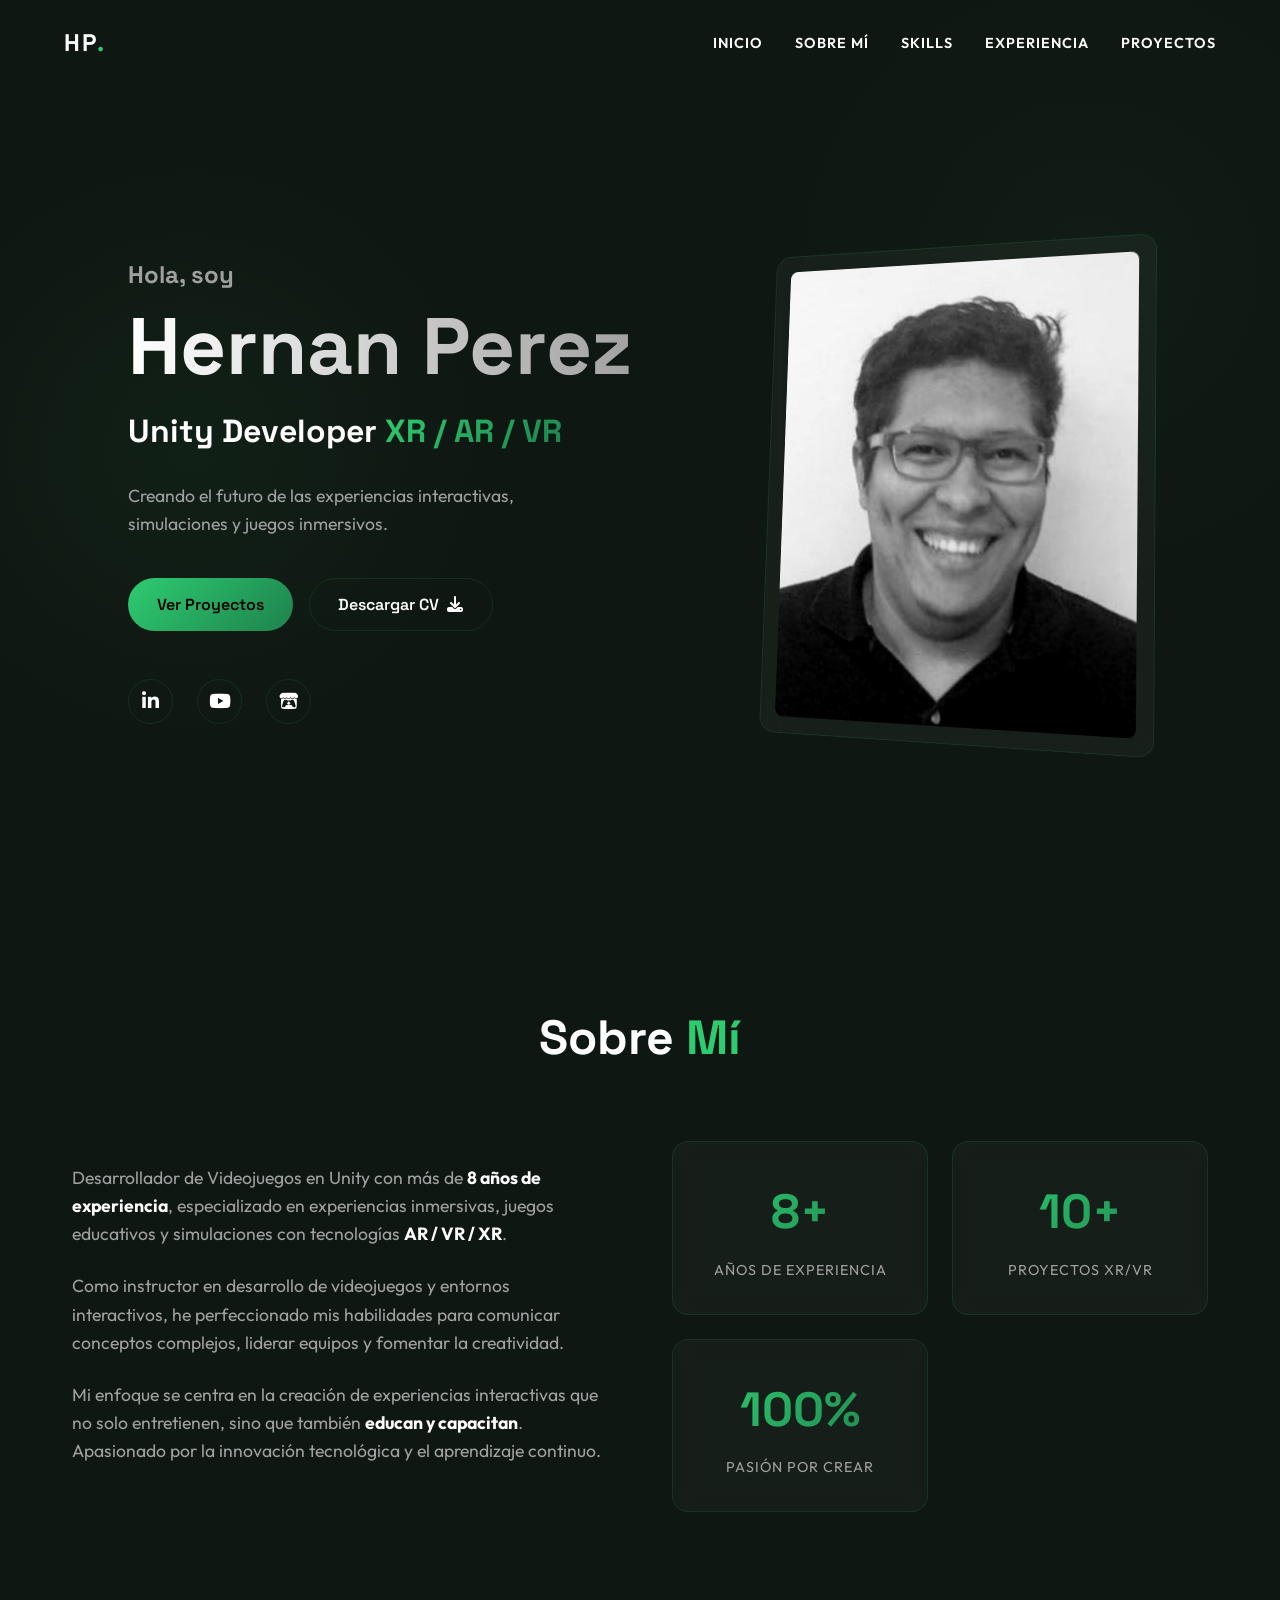
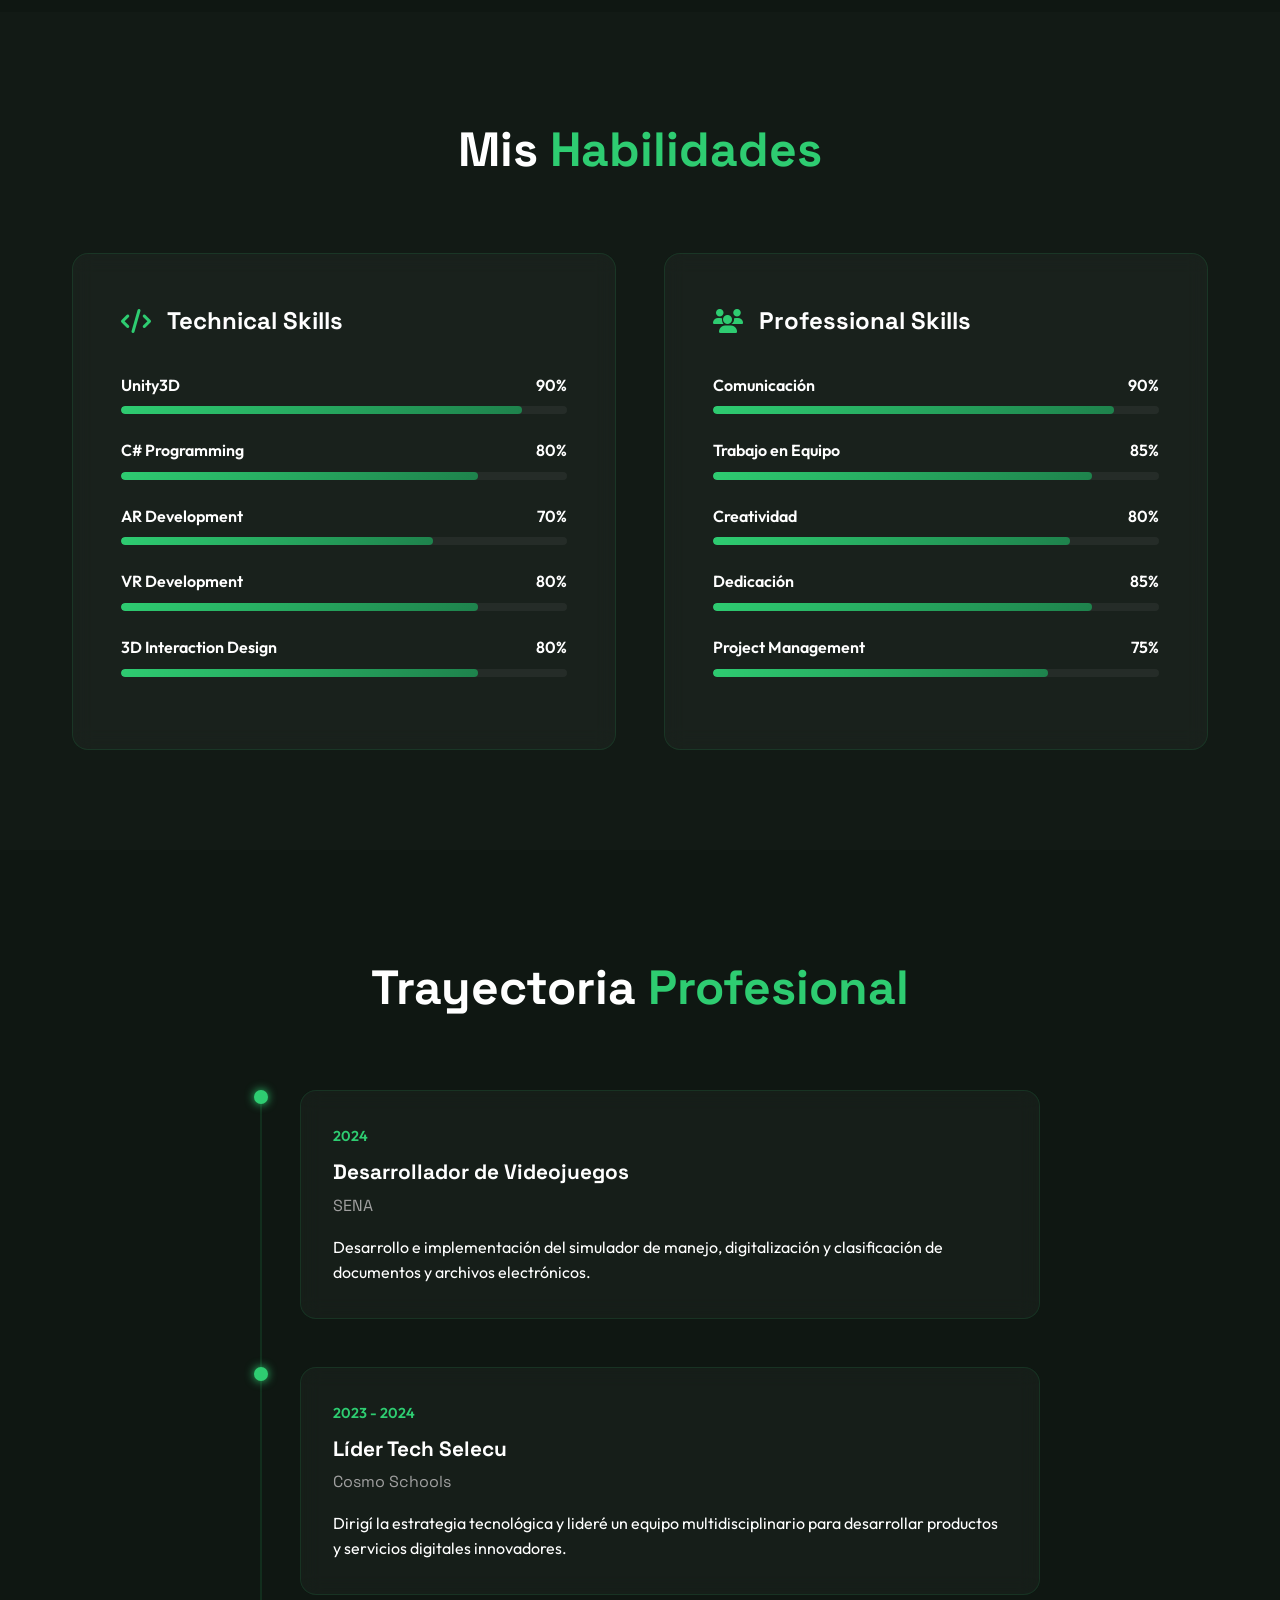
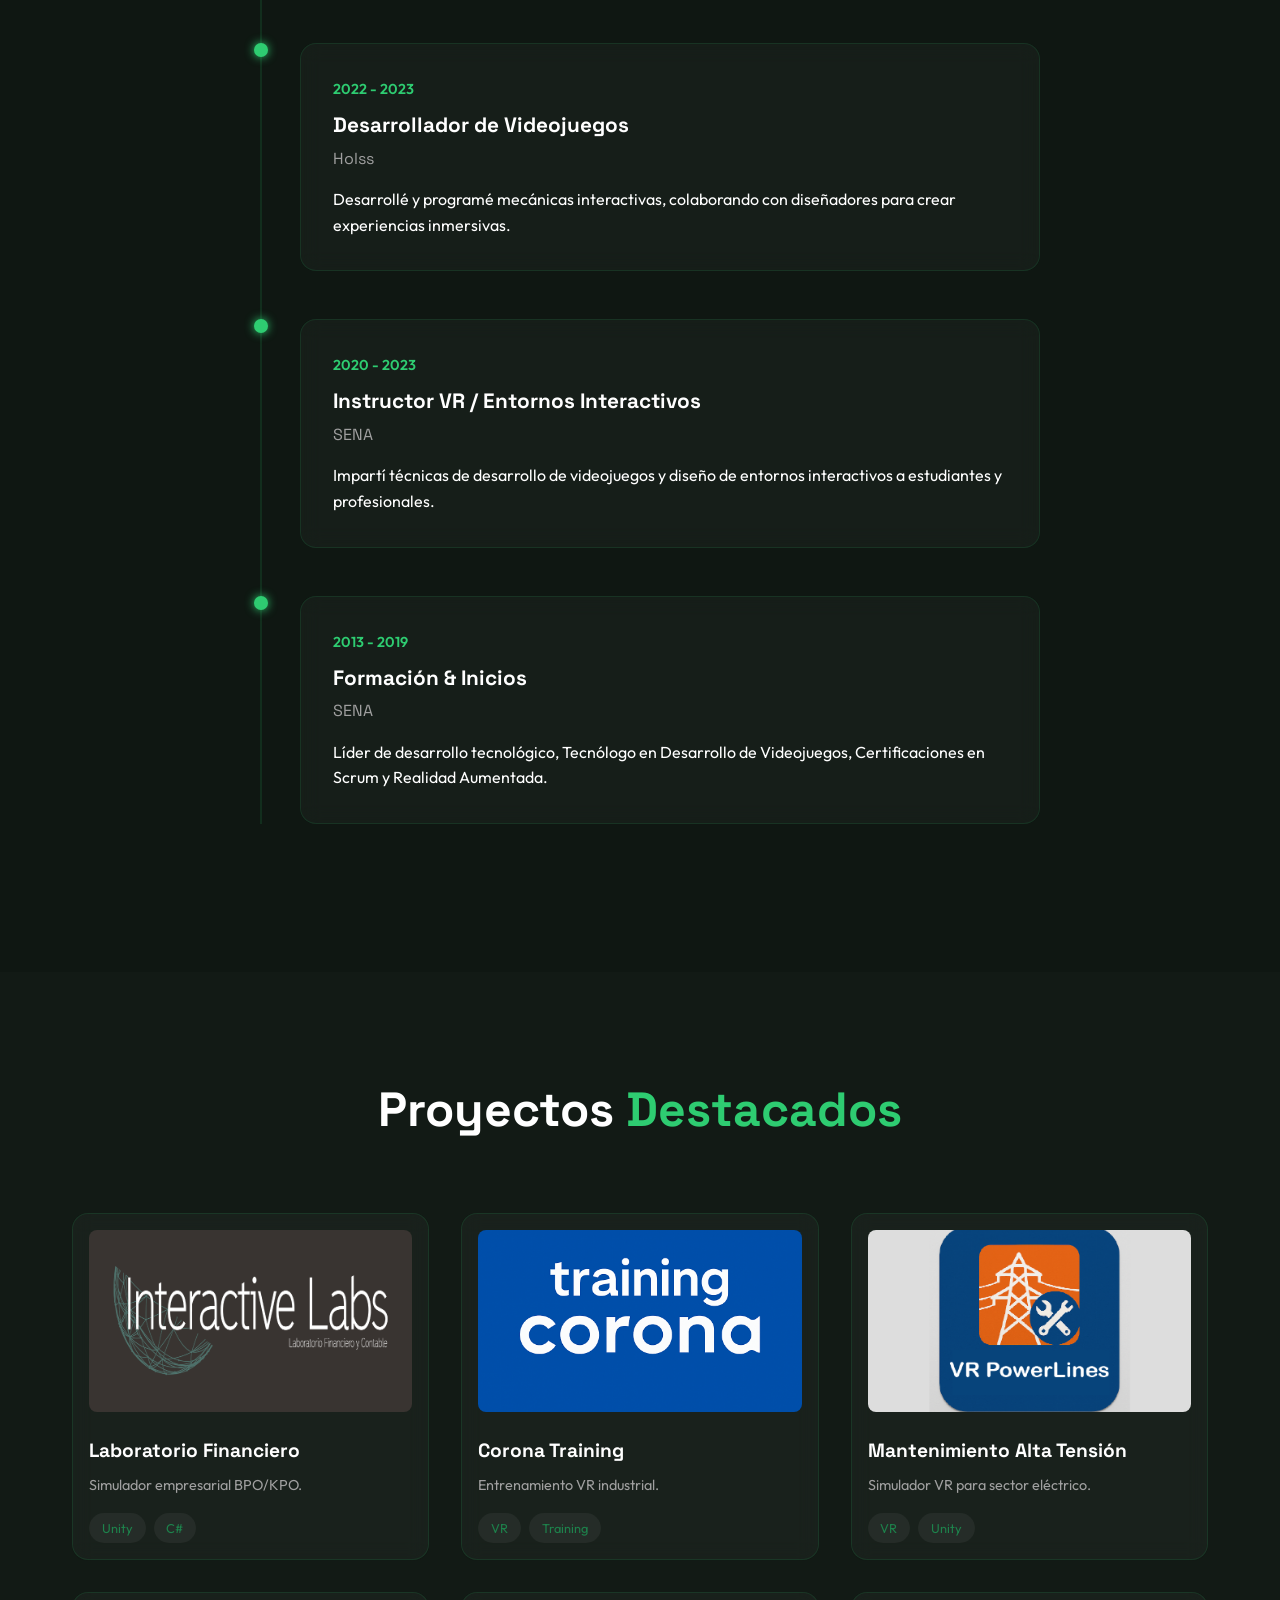
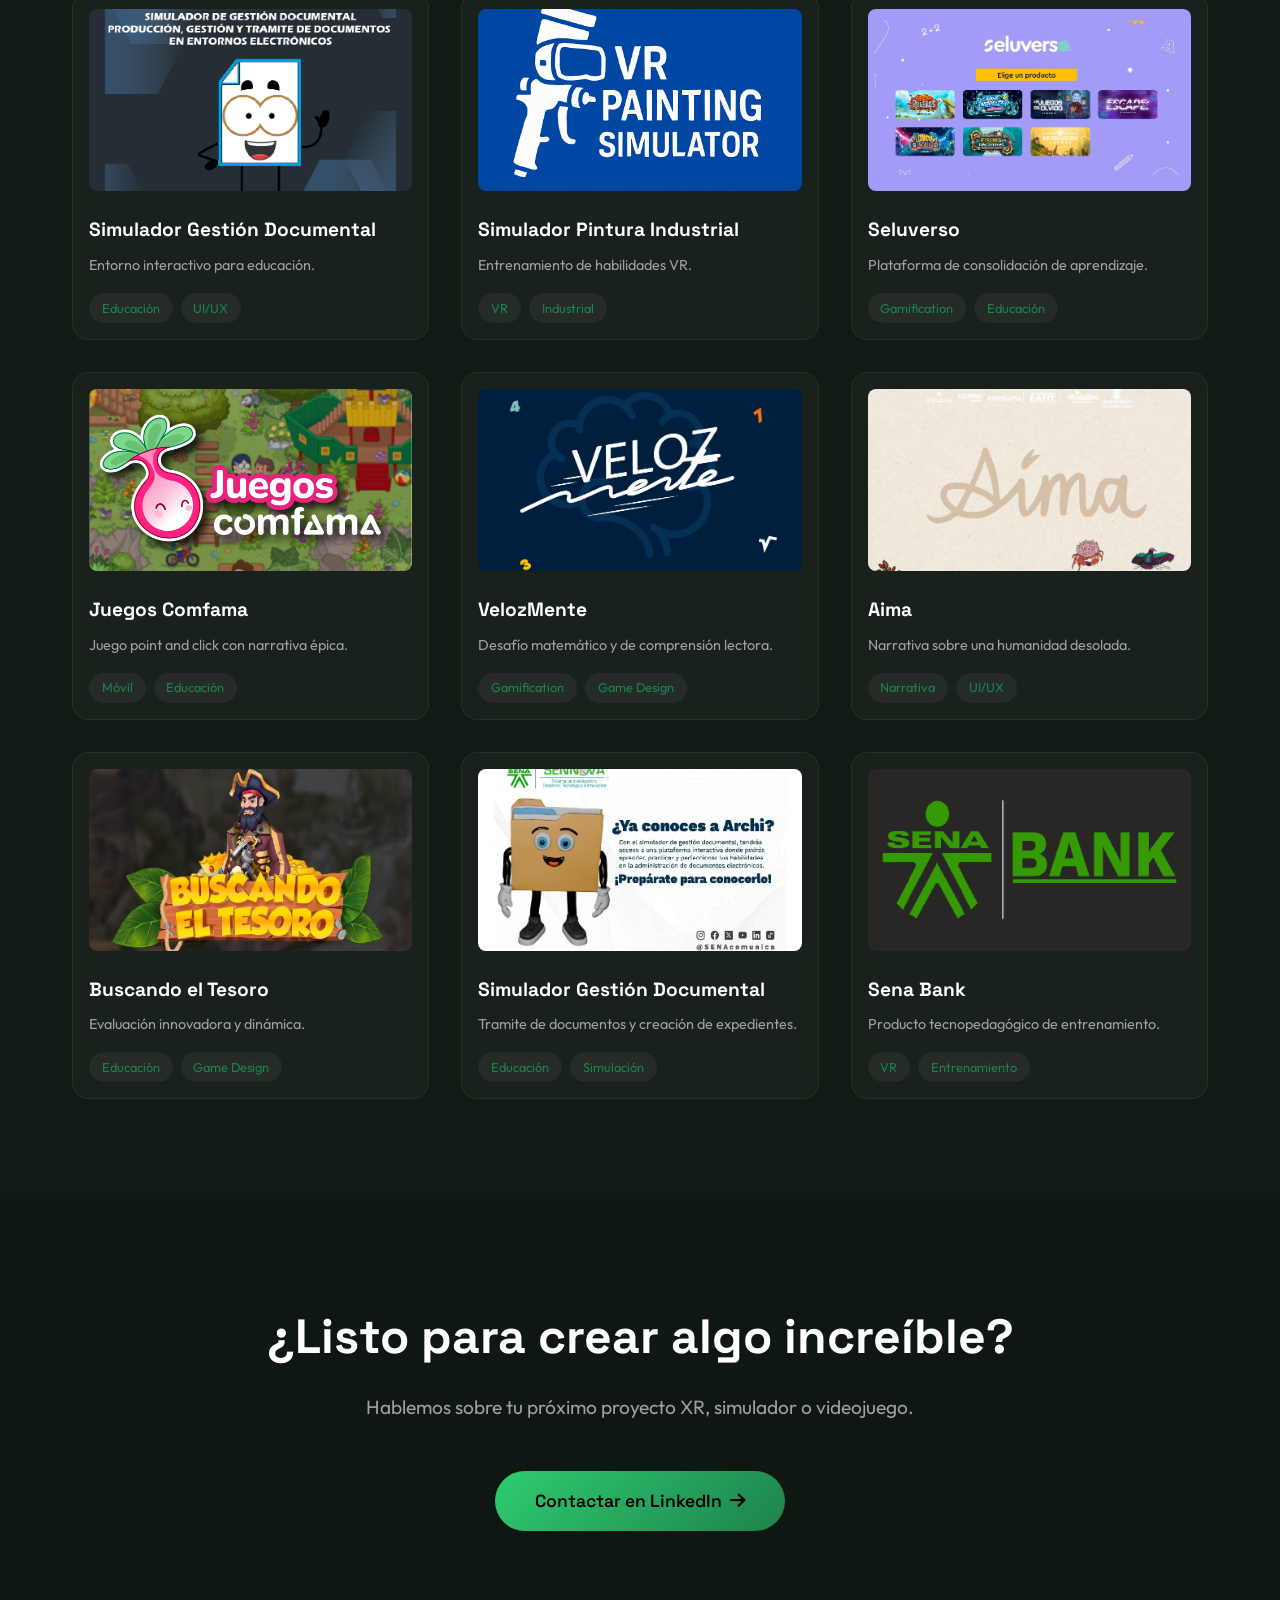
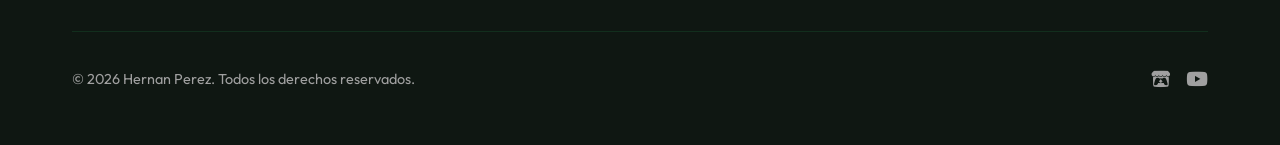
<file: index.html>
<!DOCTYPE html>
<html lang="es">
<head>
    <meta charset="UTF-8">
    <meta name="viewport" content="width=device-width, initial-scale=1.0">
    <title>Hernan Perez | XR/AR/VR Developer</title>
    <meta name="description" content="Portafolio de Hernan Perez, Unity Developer especializado en experiencias inmersivas, juegos educativos y simulaciones.">
    <!-- Google Fonts -->
    <link rel="preconnect" href="https://fonts.googleapis.com">
    <link rel="preconnect" href="https://fonts.gstatic.com" crossorigin>
    <link href="https://fonts.googleapis.com/css2?family=Outfit:wght@300;400;600;800&family=Space+Grotesk:wght@400;700&display=swap" rel="stylesheet">
    <!-- FontAwesome -->
    <link rel="stylesheet" href="https://cdnjs.cloudflare.com/ajax/libs/font-awesome/6.4.0/css/all.min.css">
    <!-- CSS -->
    <link rel="stylesheet" href="style_v2.css">
</head>
<body>


    <!-- Navigation -->
    <nav class="navbar">
        <a href="#home" class="logo">HP<span>.</span></a>
        <ul class="nav-links">
            <li><a href="#home">Inicio</a></li>
            <li><a href="#about">Sobre Mí</a></li>
            <li><a href="#skills">Skills</a></li>
            <li><a href="#experience">Experiencia</a></li>
            <li><a href="#projects">Proyectos</a></li>
        </ul>
        <button class="menu-toggle"><i class="fa-solid fa-bars"></i></button>
    </nav>

    <!-- Hero Section -->
    <section id="home" class="hero">
        <div class="hero-content reveal">
            <h2 class="subtitle">Hola, soy</h2>
            <h1 class="title">Hernan Perez</h1>
            <h3 class="role">Unity Developer <span class="gradient-text">XR / AR / VR</span></h3>
            <p class="hero-desc">Creando el futuro de las experiencias interactivas, simulaciones y juegos inmersivos.</p>
            <div class="hero-actions">
                <a href="#projects" class="btn primary">Ver Proyectos</a>
                <a href="CV/Hernan Perez.pdf" target="_blank" class="btn secondary">Descargar CV <i class="fa-solid fa-download"></i></a>
            </div>
            <div class="social-links">
                <a href="https://www.linkedin.com/in/hernan-perez-h/" target="_blank" aria-label="LinkedIn"><i class="fa-brands fa-linkedin-in"></i></a>
                <a href="https://www.youtube.com/watch?v=erqCYScjVJA" target="_blank" aria-label="YouTube"><i class="fa-brands fa-youtube"></i></a>
                <a href="https://hernanperez.itch.io/" target="_blank" aria-label="Itch.io"><i class="fa-brands fa-itch-io"></i></a>
            </div>
        </div>
        <div class="hero-visual reveal right">
            <div class="profile-card glass">
                <img src="img/hp.jpg" alt="Hernan Perez">
            </div>
        </div>
    </section>

    <!-- About Section -->
    <section id="about" class="about">
        <div class="container">
            <h2 class="section-title reveal">Sobre <span>Mí</span></h2>
            <div class="about-grid">
                <div class="about-text reveal left">
                    <p>Desarrollador de Videojuegos en Unity con más de <strong>8 años de experiencia</strong>, especializado en experiencias inmersivas, juegos educativos y simulaciones con tecnologías <strong>AR / VR / XR</strong>.</p>
                    <p>Como instructor en desarrollo de videojuegos y entornos interactivos, he perfeccionado mis habilidades para comunicar conceptos complejos, liderar equipos y fomentar la creatividad.</p>
                    <p>Mi enfoque se centra en la creación de experiencias interactivas que no solo entretienen, sino que también <strong>educan y capacitan</strong>. Apasionado por la innovación tecnológica y el aprendizaje continuo.</p>
                </div>
                <div class="about-stats reveal right">
                    <div class="stat-card glass">
                        <h3>8+</h3>
                        <p>Años de Experiencia</p>
                    </div>
                    <div class="stat-card glass">
                        <h3>10+</h3>
                        <p>Proyectos XR/VR</p>
                    </div>
                    <div class="stat-card glass">
                        <h3>100%</h3>
                        <p>Pasión por Crear</p>
                    </div>
                </div>
            </div>
        </div>
    </section>

    <!-- Skills Section -->
    <section id="skills" class="skills-section">
        <div class="container">
            <h2 class="section-title reveal">Mis <span>Habilidades</span></h2>
            <div class="skills-grid">
                <div class="skill-category glass reveal left">
                    <h3><i class="fa-solid fa-code"></i> Technical Skills</h3>
                    <div class="skill-item">
                        <div class="skill-info"><span>Unity3D</span> <span>90%</span></div>
                        <div class="progress-bar"><div class="progress" data-width="90%"></div></div>
                    </div>
                    <div class="skill-item">
                        <div class="skill-info"><span>C# Programming</span> <span>80%</span></div>
                        <div class="progress-bar"><div class="progress" data-width="80%"></div></div>
                    </div>
                    <div class="skill-item">
                        <div class="skill-info"><span>AR Development</span> <span>70%</span></div>
                        <div class="progress-bar"><div class="progress" data-width="70%"></div></div>
                    </div>
                    <div class="skill-item">
                        <div class="skill-info"><span>VR Development</span> <span>80%</span></div>
                        <div class="progress-bar"><div class="progress" data-width="80%"></div></div>
                    </div>
                    <div class="skill-item">
                        <div class="skill-info"><span>3D Interaction Design</span> <span>80%</span></div>
                        <div class="progress-bar"><div class="progress" data-width="80%"></div></div>
                    </div>
                </div>
                <div class="skill-category glass reveal right">
                    <h3><i class="fa-solid fa-users"></i> Professional Skills</h3>
                    <div class="skill-item">
                        <div class="skill-info"><span>Comunicación</span> <span>90%</span></div>
                        <div class="progress-bar"><div class="progress" data-width="90%"></div></div>
                    </div>
                    <div class="skill-item">
                        <div class="skill-info"><span>Trabajo en Equipo</span> <span>85%</span></div>
                        <div class="progress-bar"><div class="progress" data-width="85%"></div></div>
                    </div>
                    <div class="skill-item">
                        <div class="skill-info"><span>Creatividad</span> <span>80%</span></div>
                        <div class="progress-bar"><div class="progress" data-width="80%"></div></div>
                    </div>
                    <div class="skill-item">
                        <div class="skill-info"><span>Dedicación</span> <span>85%</span></div>
                        <div class="progress-bar"><div class="progress" data-width="85%"></div></div>
                    </div>
                    <div class="skill-item">
                        <div class="skill-info"><span>Project Management</span> <span>75%</span></div>
                        <div class="progress-bar"><div class="progress" data-width="75%"></div></div>
                    </div>
                </div>
            </div>
        </div>
    </section>

    <!-- Experience Timeline Section -->
    <section id="experience" class="experience">
        <div class="container">
            <h2 class="section-title reveal">Trayectoria <span>Profesional</span></h2>
            <div class="timeline">
                <div class="timeline-item reveal">
                    <div class="timeline-dot"></div>
                    <div class="timeline-content glass">
                        <span class="date">2024</span>
                        <h3>Desarrollador de Videojuegos</h3>
                        <h4>SENA</h4>
                        <p>Desarrollo e implementación del simulador de manejo, digitalización y clasificación de documentos y archivos electrónicos.</p>
                    </div>
                </div>
                <div class="timeline-item reveal">
                    <div class="timeline-dot"></div>
                    <div class="timeline-content glass">
                        <span class="date">2023 - 2024</span>
                        <h3>Líder Tech Selecu</h3>
                        <h4>Cosmo Schools</h4>
                        <p>Dirigí la estrategia tecnológica y lideré un equipo multidisciplinario para desarrollar productos y servicios digitales innovadores.</p>
                    </div>
                </div>
                <div class="timeline-item reveal">
                    <div class="timeline-dot"></div>
                    <div class="timeline-content glass">
                        <span class="date">2022 - 2023</span>
                        <h3>Desarrollador de Videojuegos</h3>
                        <h4>Holss</h4>
                        <p>Desarrollé y programé mecánicas interactivas, colaborando con diseñadores para crear experiencias inmersivas.</p>
                    </div>
                </div>
                <div class="timeline-item reveal">
                    <div class="timeline-dot"></div>
                    <div class="timeline-content glass">
                        <span class="date">2020 - 2023</span>
                        <h3>Instructor VR / Entornos Interactivos</h3>
                        <h4>SENA</h4>
                        <p>Impartí técnicas de desarrollo de videojuegos y diseño de entornos interactivos a estudiantes y profesionales.</p>
                    </div>
                </div>
                <div class="timeline-item reveal">
                    <div class="timeline-dot"></div>
                    <div class="timeline-content glass">
                        <span class="date">2013 - 2019</span>
                        <h3>Formación & Inicios</h3>
                        <h4>SENA</h4>
                        <p>Líder de desarrollo tecnológico, Tecnólogo en Desarrollo de Videojuegos, Certificaciones en Scrum y Realidad Aumentada.</p>
                    </div>
                </div>
            </div>
        </div>
    </section>

    <!-- Portfolio Projects -->
    <section id="projects" class="projects">
        <div class="container">
            <h2 class="section-title reveal">Proyectos <span>Destacados</span></h2>
            
            <div class="projects-grid">
                <!-- Project 1 -->
                <div class="project-card glass reveal" onclick="openModal('modal-1')">
                    <div class="project-media">
                        <img loading="lazy" src="img/interactive.png" alt="Lab Financiero">
                        <div class="play-indicator"><i class="fa-solid fa-play"></i></div>
                    </div>
                    <div class="project-info">
                        <h3>Laboratorio Financiero</h3>
                        <p>Simulador empresarial BPO/KPO.</p>
                        <div class="tags"><span class="tag">Unity</span><span class="tag">C#</span></div>
                    </div>
                </div>
                
                <!-- Project 2 -->
                <div class="project-card glass reveal" onclick="openModal('modal-2')">
                    <div class="project-media">
                        <img loading="lazy" src="img/corona.png" alt="Corona Training">
                        <div class="play-indicator"><i class="fa-solid fa-play"></i></div>
                    </div>
                    <div class="project-info">
                        <h3>Corona Training</h3>
                        <p>Entrenamiento VR industrial.</p>
                        <div class="tags"><span class="tag">VR</span><span class="tag">Training</span></div>
                    </div>
                </div>

                <!-- Project 3 -->
                <div class="project-card glass reveal" onclick="openModal('modal-3')">
                    <div class="project-media">
                        <img loading="lazy" src="img/electrico.png" alt="Mantenimiento">
                        <div class="play-indicator"><i class="fa-solid fa-play"></i></div>
                    </div>
                    <div class="project-info">
                        <h3>Mantenimiento Alta Tensión</h3>
                        <p>Simulador VR para sector eléctrico.</p>
                        <div class="tags"><span class="tag">VR</span><span class="tag">Unity</span></div>
                    </div>
                </div>

                <!-- Project 4 -->
                <div class="project-card glass reveal" onclick="openModal('modal-4')">
                    <div class="project-media">
                        <img loading="lazy" src="img/archie-01.png" alt="Gestión Documental">
                        <div class="play-indicator"><i class="fa-solid fa-play"></i></div>
                    </div>
                    <div class="project-info">
                        <h3>Simulador Gestión Documental</h3>
                        <p>Entorno interactivo para educación.</p>
                        <div class="tags"><span class="tag">Educación</span><span class="tag">UI/UX</span></div>
                    </div>
                </div>

                <!-- Project 5 -->
                <div class="project-card glass reveal" onclick="openModal('modal-5')">
                    <div class="project-media">
                        <img loading="lazy" src="img/pintura.png" alt="Pintura Industrial">
                        <div class="play-indicator"><i class="fa-solid fa-play"></i></div>
                    </div>
                    <div class="project-info">
                        <h3>Simulador Pintura Industrial</h3>
                        <p>Entrenamiento de habilidades VR.</p>
                        <div class="tags"><span class="tag">VR</span><span class="tag">Industrial</span></div>
                    </div>
                </div>

                <!-- Project 6 -->
                <div class="project-card glass reveal" onclick="openModal('modal-6')">
                    <div class="project-media">
                        <img loading="lazy" src="img/seluverso3.jpg" alt="Seluverso">
                        <div class="play-indicator"><i class="fa-solid fa-play"></i></div>
                    </div>
                    <div class="project-info">
                        <h3>Seluverso</h3>
                        <p>Plataforma de consolidación de aprendizaje.</p>
                        <div class="tags"><span class="tag">Gamification</span><span class="tag">Educación</span></div>
                    </div>
                </div>
                <!-- Project 7 -->
                <div class="project-card glass reveal" onclick="openModal('modal-7')">
                    <div class="project-media">
                        <img loading="lazy" src="img/comfama.jpg" alt="Juegos Comfama">
                        <div class="play-indicator"><i class="fa-solid fa-play"></i></div>
                    </div>
                    <div class="project-info">
                        <h3>Juegos Comfama</h3>
                        <p>Juego point and click con narrativa épica.</p>
                        <div class="tags"><span class="tag">Móvil</span><span class="tag">Educación</span></div>
                    </div>
                </div>

                <!-- Project 8 -->
                <div class="project-card glass reveal" onclick="openModal('modal-8')">
                    <div class="project-media">
                        <img loading="lazy" src="img/port_veloz.png" alt="VelozMente">
                        <div class="play-indicator"><i class="fa-solid fa-play"></i></div>
                    </div>
                    <div class="project-info">
                        <h3>VelozMente</h3>
                        <p>Desafío matemático y de comprensión lectora.</p>
                        <div class="tags"><span class="tag">Gamification</span><span class="tag">Game Design</span></div>
                    </div>
                </div>

                <!-- Project 9 -->
                <div class="project-card glass reveal" onclick="openModal('modal-9')">
                    <div class="project-media">
                        <img loading="lazy" src="img/aima.png" alt="Aima">
                        <div class="play-indicator"><i class="fa-solid fa-play"></i></div>
                    </div>
                    <div class="project-info">
                        <h3>Aima</h3>
                        <p>Narrativa sobre una humanidad desolada.</p>
                        <div class="tags"><span class="tag">Narrativa</span><span class="tag">UI/UX</span></div>
                    </div>
                </div>

                <!-- Project 10 -->
                <div class="project-card glass reveal" onclick="openModal('modal-10')">
                    <div class="project-media">
                        <img loading="lazy" src="img/tesoro.jpg" alt="Buscando el Tesoro">
                        <div class="play-indicator"><i class="fa-solid fa-play"></i></div>
                    </div>
                    <div class="project-info">
                        <h3>Buscando el Tesoro</h3>
                        <p>Evaluación innovadora y dinámica.</p>
                        <div class="tags"><span class="tag">Educación</span><span class="tag">Game Design</span></div>
                    </div>
                </div>

                <!-- Project 11 -->
                <div class="project-card glass reveal" onclick="openModal('modal-11')">
                    <div class="project-media">
                        <img loading="lazy" src="img/archie2.jpg" alt="Simulador Gestión Documental 2">
                        <div class="play-indicator"><i class="fa-solid fa-play"></i></div>
                    </div>
                    <div class="project-info">
                        <h3>Simulador Gestión Documental</h3>
                        <p>Tramite de documentos y creación de expedientes.</p>
                        <div class="tags"><span class="tag">Educación</span><span class="tag">Simulación</span></div>
                    </div>
                </div>

                <!-- Project 12 -->
                <div class="project-card glass reveal" onclick="openModal('modal-12')">
                    <div class="project-media">
                        <img loading="lazy" src="img/BANCO SENA-01-01.png" alt="Sena Bank">
                        <div class="play-indicator"><i class="fa-solid fa-play"></i></div>
                    </div>
                    <div class="project-info">
                        <h3>Sena Bank</h3>
                        <p>Producto tecnopedagógico de entrenamiento.</p>
                        <div class="tags"><span class="tag">VR</span><span class="tag">Entrenamiento</span></div>
                    </div>
                </div>
            </div>
        </div>
    </section>

    <!-- Project Modals Container -->
    <div id="modal-container" class="modal-container">
        <!-- Modals will be dynamically populated by JS to keep HTML clean -->
    </div>

    <!-- Contact / Footer -->
    <footer id="contacto" class="footer">
        <div class="container reveal">
            <h2>¿Listo para crear algo increíble?</h2>
            <p>Hablemos sobre tu próximo proyecto XR, simulador o videojuego.</p>
            <a href="https://www.linkedin.com/in/hernan-perez-h/" target="_blank" class="btn primary btn-large">Contactar en LinkedIn <i class="fa-solid fa-arrow-right"></i></a>
            
            <div class="footer-bottom">
                <p>&copy; 2026 Hernan Perez. Todos los derechos reservados.</p>
                <div class="footer-socials">
                    <a href="https://hernanperez.itch.io/" target="_blank"><i class="fa-brands fa-itch-io"></i></a>
                    <a href="https://www.youtube.com/watch?v=erqCYScjVJA" target="_blank"><i class="fa-brands fa-youtube"></i></a>
                </div>
            </div>
        </div>
    </footer>

    <!-- Scripts -->
    <script src="script_v2.js"></script>
</body>
</html>
</file>
<file: style_v2.css>
/* =========================================
   VARIABLES & RESET
========================================= */
:root {
    --bg-dark: #0f1712; /* Dark forest background */
    --bg-card: rgba(255, 255, 255, 0.03);
    --border-glass: rgba(39, 174, 96, 0.15); /* Slight green tint to glass borders */
    --text-primary: #ffffff;
    --text-secondary: #a0a0a0;
    --accent-1: #2ecc71; /* Bright Green */
    --accent-2: #1e824c; /* Forest Green */
    --accent-gradient: linear-gradient(135deg, var(--accent-1), var(--accent-2));
    
    --font-head: 'Space Grotesk', sans-serif;
    --font-body: 'Outfit', sans-serif;
}

* {
    margin: 0;
    padding: 0;
    box-sizing: border-box;
}

html {
    scroll-behavior: smooth;
}

body {
    background-color: var(--bg-dark);
    color: var(--text-primary);
    font-family: var(--font-body);
    line-height: 1.6;
    overflow-x: hidden;
    background-image: 
        radial-gradient(circle at 15% 50%, rgba(46, 204, 113, 0.05), transparent 25%),
        radial-gradient(circle at 85% 30%, rgba(30, 130, 76, 0.05), transparent 25%);
    background-attachment: fixed;
}

a {
    text-decoration: none;
    color: inherit;
}

.container {
    max-width: 1200px;
    margin: 0 auto;
    padding: 0 2rem;
}

/* =========================================
   TYPOGRAPHY & UTILITIES
========================================= */
h1, h2, h3, h4 {
    font-family: var(--font-head);
}

.gradient-text {
    background: var(--accent-gradient);
    -webkit-background-clip: text;
    -webkit-text-fill-color: transparent;
    background-clip: text;
    color: transparent;
}

.section-title {
    font-size: 3rem;
    text-align: center;
    margin-bottom: 4rem;
}

.section-title span {
    color: var(--accent-1);
}

.glass {
    background: var(--bg-card);
    backdrop-filter: blur(10px);
    -webkit-backdrop-filter: blur(10px);
    border: 1px solid var(--border-glass);
    border-radius: 16px;
}

.btn {
    display: inline-flex;
    align-items: center;
    gap: 0.5rem;
    padding: 0.8rem 1.8rem;
    border-radius: 30px;
    font-weight: 600;
    font-family: var(--font-head);
    transition: all 0.3s ease;
    cursor: pointer;
}

.btn.primary {
    background: var(--accent-gradient);
    color: #000;
    border: none;
}

.btn.primary:hover {
    transform: translateY(-2px);
    box-shadow: 0 10px 20px rgba(46, 204, 113, 0.2);
}

.btn.secondary {
    background: transparent;
    color: var(--text-primary);
    border: 1px solid var(--border-glass);
}

.btn.secondary:hover {
    background: rgba(255,255,255,0.1);
    transform: translateY(-2px);
}

.btn-large {
    padding: 1rem 2.5rem;
    font-size: 1.1rem;
}



/* =========================================
   NAVIGATION
========================================= */
.navbar {
    position: fixed;
    top: 0;
    left: 0;
    width: 100%;
    padding: 1.5rem 5%;
    display: flex;
    justify-content: space-between;
    align-items: center;
    z-index: 1000;
    transition: all 0.3s ease;
}

.navbar.scrolled {
    background: rgba(5, 5, 5, 0.8);
    backdrop-filter: blur(15px);
    padding: 1rem 5%;
    border-bottom: 1px solid var(--border-glass);
}

.logo {
    font-family: var(--font-head);
    font-size: 1.5rem;
    font-weight: 700;
    letter-spacing: 2px;
}

.logo span {
    color: var(--accent-1);
}

.nav-links {
    display: flex;
    gap: 2rem;
    list-style: none;
}

.nav-links a {
    font-size: 0.9rem;
    font-weight: 600;
    text-transform: uppercase;
    letter-spacing: 1px;
    transition: color 0.3s;
}

.nav-links a:hover {
    color: var(--accent-1);
}

.menu-toggle {
    display: none;
    background: none;
    border: none;
    color: white;
    font-size: 1.5rem;
    cursor: pointer;
}

/* =========================================
   HERO SECTION
========================================= */
.hero {
    min-height: 100vh;
    display: flex;
    align-items: center;
    justify-content: space-between;
    padding: 0 10%;
    position: relative;
    padding-top: 80px;
}

.hero-content {
    flex: 1;
    max-width: 600px;
}

.subtitle {
    font-size: 1.5rem;
    color: var(--text-secondary);
    margin-bottom: 0.5rem;
}

.title {
    font-size: 5rem;
    line-height: 1.1;
    margin-bottom: 1rem;
    background: linear-gradient(to right, #fff, #a0a0a0);
    -webkit-background-clip: text;
    -webkit-text-fill-color: transparent;
}

.role {
    font-size: 2rem;
    margin-bottom: 1.5rem;
}

.hero-desc {
    color: var(--text-secondary);
    font-size: 1.1rem;
    margin-bottom: 2.5rem;
    max-width: 80%;
}

.hero-actions {
    display: flex;
    gap: 1rem;
    margin-bottom: 3rem;
}

.social-links {
    display: flex;
    gap: 1.5rem;
}

.social-links a {
    width: 45px;
    height: 45px;
    border-radius: 50%;
    border: 1px solid var(--border-glass);
    display: flex;
    align-items: center;
    justify-content: center;
    font-size: 1.2rem;
    transition: all 0.3s;
}

.social-links a:hover {
    background: var(--accent-gradient);
    color: #000;
    border-color: transparent;
    transform: translateY(-3px);
}

.hero-visual {
    flex: 1;
    display: flex;
    justify-content: flex-end;
}

.profile-card {
    width: 400px;
    height: 500px;
    padding: 1rem;
    transform: perspective(1000px) rotateY(-15deg) rotateX(5deg);
    transition: transform 0.5s ease;
}

.profile-card:hover {
    transform: perspective(1000px) rotateY(0deg) rotateX(0deg);
}

.profile-card img {
    width: 100%;
    height: 100%;
    object-fit: cover;
    border-radius: 8px;
    filter: grayscale(20%) contrast(1.1);
}

/* =========================================
   ABOUT SECTION
========================================= */
.about {
    padding: 100px 0;
}

.about-grid {
    display: grid;
    grid-template-columns: 1fr 1fr;
    gap: 4rem;
    align-items: center;
}

.about-text p {
    font-size: 1.1rem;
    color: var(--text-secondary);
    margin-bottom: 1.5rem;
}

.about-text p strong {
    color: var(--text-primary);
}

.about-stats {
    display: grid;
    grid-template-columns: repeat(2, 1fr);
    gap: 1.5rem;
}

.stat-card {
    padding: 2rem;
    text-align: center;
    transition: transform 0.3s;
}

.stat-card:hover {
    transform: translateY(-5px);
    border-color: var(--accent-1);
}

.stat-card h3 {
    font-size: 3rem;
    background: var(--accent-gradient);
    -webkit-background-clip: text;
    -webkit-text-fill-color: transparent;
    margin-bottom: 0.5rem;
}

.stat-card p {
    color: var(--text-secondary);
    font-size: 0.9rem;
    text-transform: uppercase;
    letter-spacing: 1px;
}

/* =========================================
   SKILLS SECTION
========================================= */
.skills-section {
    padding: 100px 0;
    background: rgba(255,255,255,0.01);
}

.skills-grid {
    display: grid;
    grid-template-columns: 1fr 1fr;
    gap: 3rem;
}

.skill-category {
    padding: 3rem;
}

.skill-category h3 {
    font-size: 1.5rem;
    margin-bottom: 2rem;
    display: flex;
    align-items: center;
    gap: 1rem;
}

.skill-category h3 i {
    color: var(--accent-1);
}

.skill-item {
    margin-bottom: 1.5rem;
}

.skill-info {
    display: flex;
    justify-content: space-between;
    margin-bottom: 0.5rem;
    font-weight: 600;
}

.progress-bar {
    width: 100%;
    height: 8px;
    background: rgba(255,255,255,0.05);
    border-radius: 4px;
    overflow: hidden;
}

.progress {
    height: 100%;
    background: var(--accent-gradient);
    width: 0; /* Animated via JS */
    border-radius: 4px;
    transition: width 1.5s cubic-bezier(0.1, 0.5, 0.1, 1);
}

/* =========================================
   EXPERIENCE TIMELINE
========================================= */
.experience {
    padding: 100px 0;
}

.timeline {
    position: relative;
    max-width: 800px;
    margin: 0 auto;
}

.timeline::before {
    content: '';
    position: absolute;
    top: 0;
    left: 20px;
    height: 100%;
    width: 2px;
    background: var(--border-glass);
}

.timeline-item {
    position: relative;
    padding-left: 60px;
    margin-bottom: 3rem;
}

.timeline-dot {
    position: absolute;
    left: 14px;
    top: 0;
    width: 14px;
    height: 14px;
    border-radius: 50%;
    background: var(--accent-1);
    box-shadow: 0 0 10px var(--accent-1);
}

.timeline-content {
    padding: 2rem;
}

.timeline-content .date {
    color: var(--accent-1);
    font-weight: 600;
    font-size: 0.9rem;
    margin-bottom: 0.5rem;
    display: inline-block;
}

.timeline-content h3 {
    font-size: 1.3rem;
    margin-bottom: 0.2rem;
}

.timeline-content h4 {
    color: var(--text-secondary);
    font-weight: 400;
    margin-bottom: 1rem;
}

/* =========================================
   PORTFOLIO PROJECTS
========================================= */
.projects {
    padding: 100px 0;
    background: rgba(255,255,255,0.01);
}

.projects-grid {
    display: grid;
    grid-template-columns: repeat(auto-fill, minmax(350px, 1fr));
    gap: 2rem;
}

.project-card {
    padding: 1rem;
    cursor: pointer;
    transition: transform 0.3s ease, border-color 0.3s ease;
}

.project-card:hover {
    transform: translateY(-10px);
    border-color: var(--accent-1);
}

.project-media {
    position: relative;
    width: 100%;
    aspect-ratio: 16/9;
    border-radius: 8px;
    overflow: hidden;
    margin-bottom: 1.5rem;
}

.project-media img {
    width: 100%;
    height: 100%;
    object-fit: cover;
    transition: transform 0.5s ease;
}

.project-card:hover .project-media img {
    transform: scale(1.05);
}

.play-indicator {
    position: absolute;
    top: 50%;
    left: 50%;
    transform: translate(-50%, -50%);
    width: 50px;
    height: 50px;
    background: rgba(0,0,0,0.5);
    backdrop-filter: blur(5px);
    border-radius: 50%;
    display: flex;
    align-items: center;
    justify-content: center;
    font-size: 1.2rem;
    color: white;
    opacity: 0;
    transition: opacity 0.3s;
}

.project-card:hover .play-indicator {
    opacity: 1;
}

.project-info h3 {
    font-size: 1.2rem;
    margin-bottom: 0.5rem;
}

.project-info p {
    color: var(--text-secondary);
    font-size: 0.9rem;
    margin-bottom: 1rem;
}

.tags {
    display: flex;
    gap: 0.5rem;
    flex-wrap: wrap;
}

.tag {
    background: rgba(255,255,255,0.05);
    padding: 0.3rem 0.8rem;
    border-radius: 20px;
    font-size: 0.8rem;
    color: var(--accent-2);
}

/* =========================================
   MODAL
========================================= */
.modal-overlay {
    position: fixed;
    top: 0;
    left: 0;
    width: 100%;
    height: 100%;
    background: rgba(0,0,0,0.9);
    backdrop-filter: blur(10px);
    z-index: 2000;
    display: flex;
    align-items: center;
    justify-content: center;
    opacity: 0;
    visibility: hidden;
    transition: all 0.3s ease;
}

.modal-overlay.active {
    opacity: 1;
    visibility: visible;
}

.modal-content {
    background: var(--bg-dark);
    width: 90%;
    max-width: 1000px;
    max-height: 90vh;
    border-radius: 16px;
    border: 1px solid var(--border-glass);
    overflow-y: auto;
    position: relative;
    transform: translateY(50px);
    transition: transform 0.4s cubic-bezier(0.1, 0.5, 0.1, 1);
}

.modal-overlay.active .modal-content {
    transform: translateY(0);
}

.modal-close {
    position: absolute;
    top: 1.5rem;
    right: 1.5rem;
    background: rgba(255,255,255,0.1);
    border: none;
    color: white;
    width: 40px;
    height: 40px;
    border-radius: 50%;
    cursor: pointer;
    z-index: 10;
    transition: background 0.3s;
}

.modal-close:hover {
    background: var(--accent-1);
    color: #000;
}

.modal-body {
    display: grid;
    grid-template-columns: 1.5fr 1fr;
    gap: 0;
}

.modal-video {
    width: 100%;
    aspect-ratio: 16/9;
    background: #000;
    align-self: center;
}

.modal-video video {
    width: 100%;
    height: 100%;
    object-fit: contain;
}

.modal-info {
    padding: 3rem;
}

.modal-info h2 {
    font-size: 2rem;
    margin-bottom: 1rem;
}

.modal-info .tagline {
    color: var(--accent-1);
    font-size: 1.1rem;
    margin-bottom: 2rem;
}

.modal-features {
    display: grid;
    grid-template-columns: 1fr;
    gap: 1.5rem;
    margin-bottom: 2rem;
}

.feature {
    display: flex;
    gap: 1rem;
}

.feature i {
    color: var(--accent-1);
    font-size: 1.5rem;
    margin-top: 0.2rem;
}

.feature h4 {
    margin-bottom: 0.3rem;
}

.feature p {
    color: var(--text-secondary);
    font-size: 0.9rem;
}

/* =========================================
   FOOTER
========================================= */
.footer {
    padding: 100px 0 50px;
    text-align: center;
}

.footer h2 {
    font-size: 3rem;
    margin-bottom: 1rem;
}

.footer p {
    color: var(--text-secondary);
    font-size: 1.2rem;
    margin-bottom: 3rem;
}

.footer-bottom {
    margin-top: 100px;
    padding-top: 2rem;
    border-top: 1px solid var(--border-glass);
    display: flex;
    justify-content: space-between;
    align-items: center;
}

.footer-bottom p {
    font-size: 0.9rem;
    margin: 0;
}

.footer-socials {
    display: flex;
    gap: 1rem;
}

.footer-socials a {
    color: var(--text-secondary);
    font-size: 1.2rem;
    transition: color 0.3s;
}

.footer-socials a:hover {
    color: var(--accent-1);
}

/* =========================================
   ANIMATIONS & RESPONSIVE
========================================= */
.reveal {
    opacity: 0;
    transform: translateY(50px);
    transition: all 0.8s cubic-bezier(0.1, 0.5, 0.1, 1);
}

.reveal.left { transform: translateX(-50px); }
.reveal.right { transform: translateX(50px); }

.reveal.active {
    opacity: 1;
    transform: translate(0);
}

@media (max-width: 992px) {
    .title { font-size: 4rem; }
    .hero { flex-direction: column; text-align: center; justify-content: center; gap: 4rem; }
    .hero-content { max-width: 100%; display: flex; flex-direction: column; align-items: center; }
    .hero-desc { text-align: center; }
    .profile-card { transform: none; width: 100%; max-width: 400px; height: auto; aspect-ratio: 4/5; }
    .profile-card:hover { transform: none; }
    .about-grid, .skills-grid { grid-template-columns: 1fr; gap: 3rem; }
    .modal-body { grid-template-columns: 1fr; }
}

@media (max-width: 768px) {
    .nav-links {
        position: fixed;
        top: 0;
        right: -100%;
        width: 70%;
        height: 100vh;
        background: rgba(5,5,5,0.95);
        backdrop-filter: blur(20px);
        flex-direction: column;
        justify-content: center;
        align-items: center;
        transition: right 0.4s ease;
    }
    .nav-links.active { right: 0; }
    .menu-toggle { display: block; }
    .title { font-size: 3rem; }
    .role { font-size: 1.5rem; }
    .section-title { font-size: 2.5rem; }
    .footer-bottom { flex-direction: column; gap: 1rem; }
}
</file>
